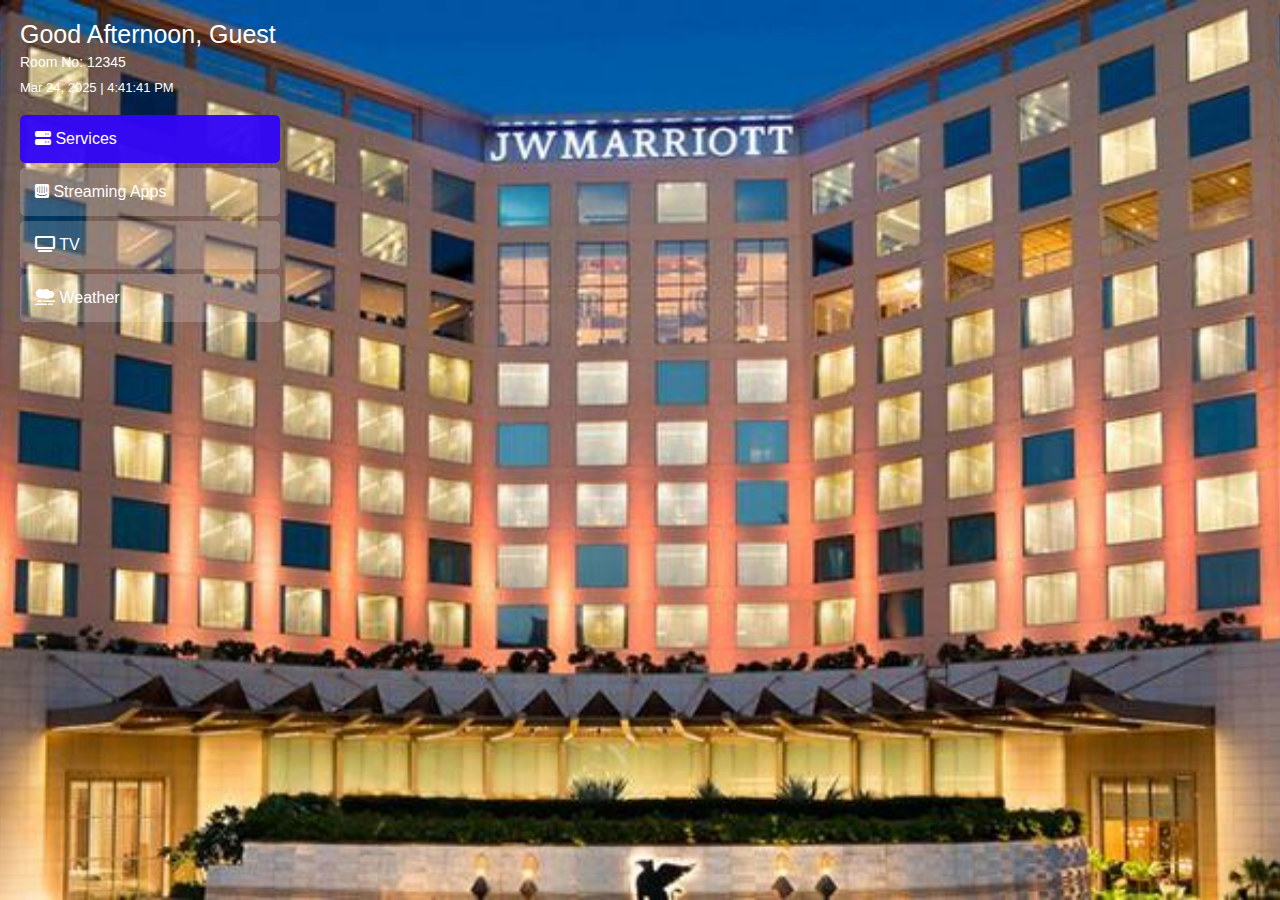
<file: index.html>
<!DOCTYPE html>
<html lang="en">
<head>
    <meta charset="UTF-8">
    <meta name="viewport" content="width=device-width, initial-scale=1.0">
    <title>Assignment</title>
    <link rel="stylesheet" href="index.css">
    <script src="index.js" defer></script> 
    <link rel="stylesheet" href="https://cdnjs.cloudflare.com/ajax/libs/font-awesome/6.7.2/css/all.min.css" integrity="sha512-Evv84Mr4kqVGRNSgIGL/F/aIDqQb7xQ2vcrdIwxfjThSH8CSR7PBEakCr51Ck+w+/U6swU2Im1vVX0SVk9ABhg==" crossorigin="anonymous" referrerpolicy="no-referrer" />
</head>
<body>
    <div class="tv-container">
        <!-- Sidebar Menu -->
        <div class="sidebar">
            <p class="greeting">Good Afternoon, Guest</p>
            <p class="room-number">Room No: 12345</p>
            <p class="time">Mar 24, 2025 | 4:41:41 PM</p>

            <ul class="menu">
                <li onclick="redirectTo('services/front.html')" class="nav-link"><i class="fa-solid fa-server"></i> Services</li>
                <li class="nav-link"><i class="fa-brands fa-intercom"></i> Streaming Apps</li>
                <li class="nav-link"><i class="fa-solid fa-tv"></i> TV</li>
                <li class="nav-link"><i class="fa-solid fa-smog"></i> Weather</li>
            </ul>
        </div>
        
        
    </div>

    <!-- Bottom Navigation Bar -->
    

</body>
</html>
</file>
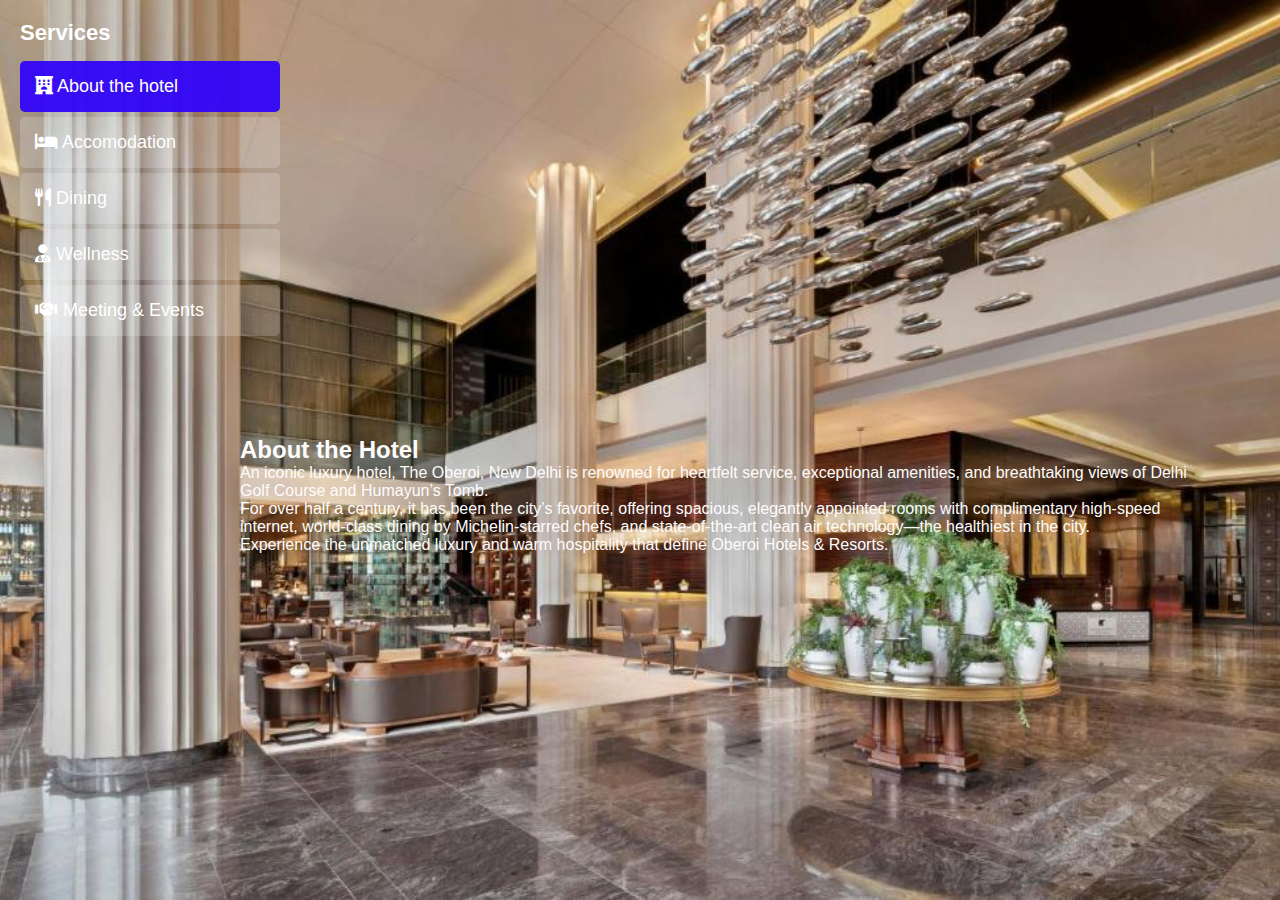
<file: services/about.html>
<!DOCTYPE html>
<html lang="en">
<head>
    <meta charset="UTF-8">
    <meta name="viewport" content="width=device-width, initial-scale=1.0">
    <title>TV Interface</title>
    <link rel="stylesheet" href="about.css">
    <script src="about.js" defer></script>
    <link rel="stylesheet" href="https://cdnjs.cloudflare.com/ajax/libs/font-awesome/6.7.2/css/all.min.css" integrity="sha512-Evv84Mr4kqVGRNSgIGL/F/aIDqQb7xQ2vcrdIwxfjThSH8CSR7PBEakCr51Ck+w+/U6swU2Im1vVX0SVk9ABhg==" crossorigin="anonymous" referrerpolicy="no-referrer" />
</head>
<body>
    <div class="tv-container">
        <!-- Sidebar Menu -->
        <div class="sidebar">
            <h2>Services</h2>
            <ul class="menu">
                <li class="nav-link"><i class="fa-solid fa-hotel"></i> About the hotel</li>
                <li class="nav-link" onclick="redirectTo('accomod.html')"><i class="fa-solid fa-bed"></i> Accomodation</li>
                <li class="nav-link"><i class="fa-solid fa-utensils"></i> Dining</li>
                <li class="nav-link"><i class="fa-solid fa-user-doctor"></i> Wellness</li>
                <li class="nav-link"><i class="fa-solid fa-handshake"></i> Meeting & Events</li>
            </ul>
        </div>
        <div class="tab-content">
            <div class="tab">
            <div class="row">
            <div class="right-column">
                <div class="info">
                    <h2 class="about">About the Hotel</h2>
                    <div class="description">
                    <p>
                        An iconic luxury hotel, The Oberoi, New Delhi is renowned for heartfelt service, exceptional amenities, 
                        and breathtaking views of Delhi Golf Course and Humayun’s Tomb.
                    </p>
                    <p>
                        For over half a century, it has been the city’s favorite, offering spacious, elegantly appointed rooms 
                        with complimentary high-speed internet, world-class dining by Michelin-starred chefs, and state-of-the-art 
                        clean air technology—the healthiest in the city.
                    </p>
                    <p>
                        Experience the unmatched luxury and warm hospitality that define Oberoi Hotels & Resorts.
                    </p>
                </div>
                </div>
            </div>
            </div>
        </div>
        </div>
        
        
    </div>

    <!-- Bottom Navigation Bar -->
    

</body>
</html>
</file>
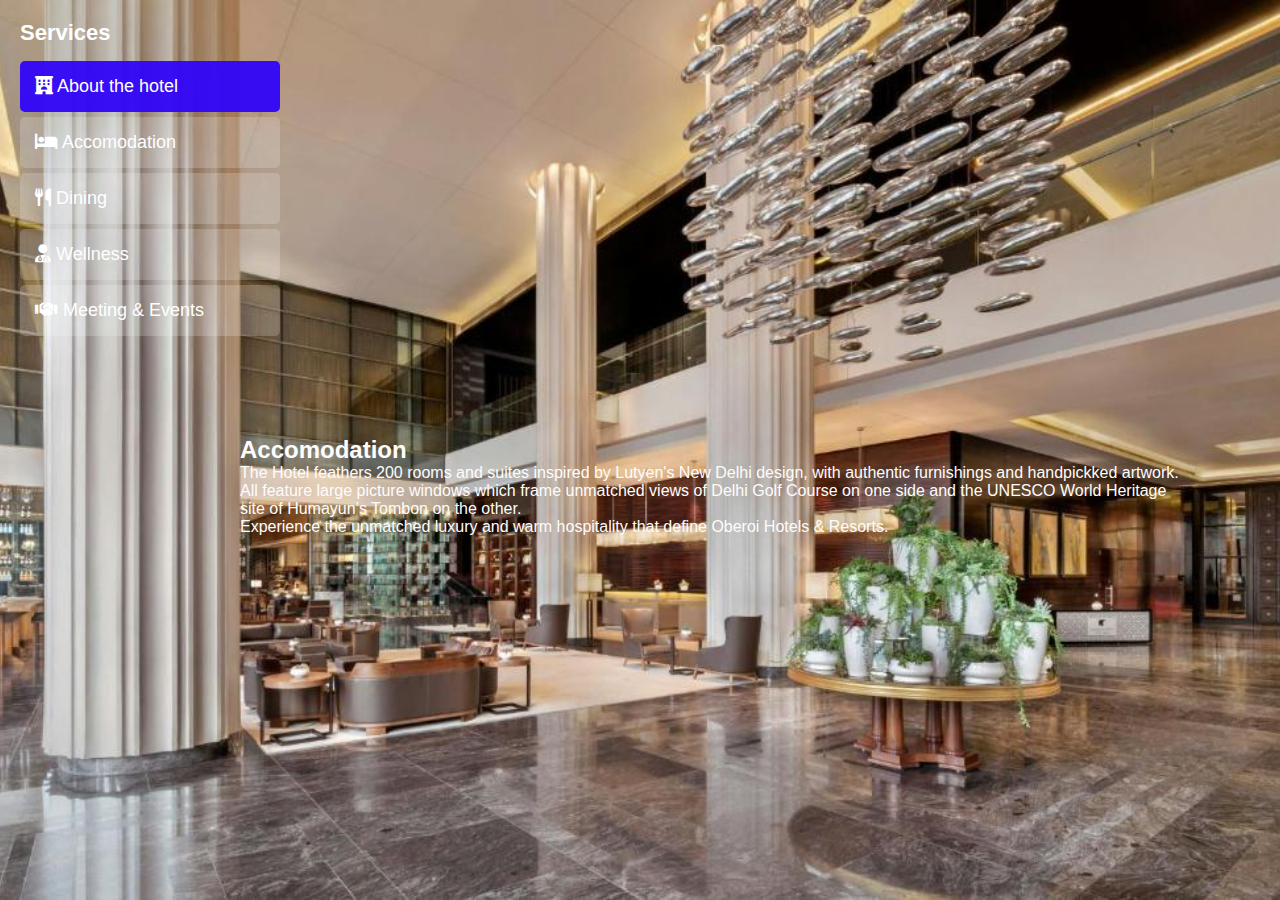
<file: services/accomod.html>
<!DOCTYPE html>
<html lang="en">
<head>
    <meta charset="UTF-8">
    <meta name="viewport" content="width=device-width, initial-scale=1.0">
    <title>TV Interface</title>
    <link rel="stylesheet" href="accomod.css">
    <script src="accomod.js" defer></script>
    <link rel="stylesheet" href="https://cdnjs.cloudflare.com/ajax/libs/font-awesome/6.7.2/css/all.min.css" integrity="sha512-Evv84Mr4kqVGRNSgIGL/F/aIDqQb7xQ2vcrdIwxfjThSH8CSR7PBEakCr51Ck+w+/U6swU2Im1vVX0SVk9ABhg==" crossorigin="anonymous" referrerpolicy="no-referrer" />
</head>
<body>
    <div class="tv-container">
        <!-- Sidebar Menu -->
        <div class="sidebar">
            <h2>Services</h2>
            <ul class="menu">
                <li class="nav-link" onclick="redirectTo('about.html')"><i class="fa-solid fa-hotel"></i> About the hotel</li>
                <li class="nav-link"><i class="fa-solid fa-bed"></i> Accomodation</li>
                <li class="nav-link"><i class="fa-solid fa-utensils"></i> Dining</li>
                <li class="nav-link"><i class="fa-solid fa-user-doctor"></i> Wellness</li>
                <li class="nav-link"><i class="fa-solid fa-handshake"></i> Meeting & Events</li>
            </ul>
        </div>
        <div class="tab-content">
            <div class="tab">
            <div class="row">
            <div class="right-column">
                <div class="info">
                    <h2 class="about">Accomodation</h2>
                    <div class="description">
                    <p>
                        The Hotel feathers 200 rooms and suites inspired by Lutyen's New Delhi design, with authentic furnishings and handpickked artwork.
                    </p>
                    <p>
                        All feature large picture windows which frame unmatched views of Delhi Golf Course on one side and the UNESCO World 
                        Heritage site of Humayun’s Tombon on the other.
                    </p>
                    <p>
                        Experience the unmatched luxury and warm hospitality that define Oberoi Hotels & Resorts.
                    </p>
                </div>
                </div>
            </div>
            </div>
        </div>
        </div>
        
        
    </div>

    <!-- Bottom Navigation Bar -->
    

</body>
</html>
</file>
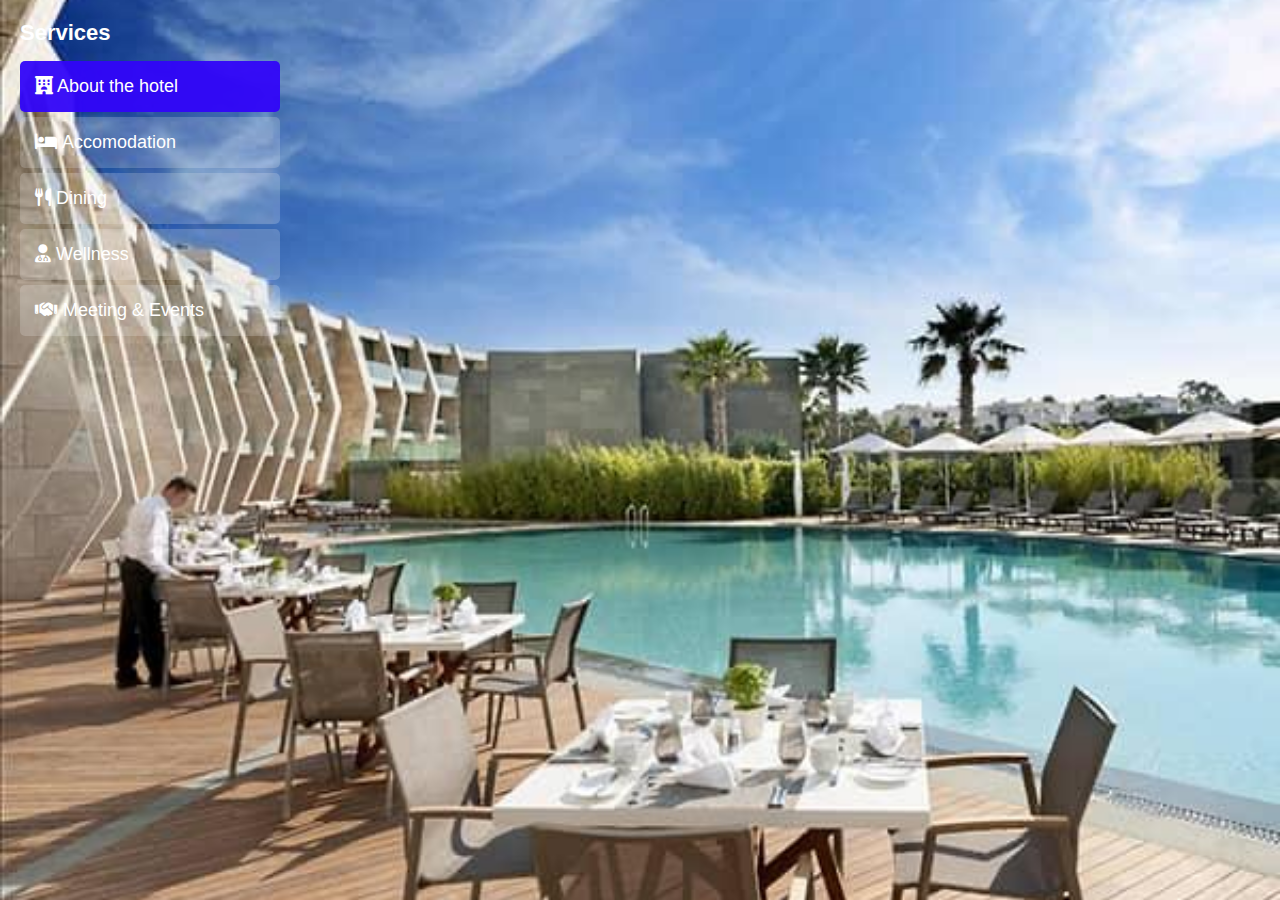
<file: services/front.html>
<!DOCTYPE html>
<html lang="en">
<head>
    <meta charset="UTF-8">
    <meta name="viewport" content="width=device-width, initial-scale=1.0">
    <title>TV Interface</title>
    <link rel="stylesheet" href="front.css">
    <script src="front.js" defer></script> 
    <link rel="stylesheet" href="https://cdnjs.cloudflare.com/ajax/libs/font-awesome/6.7.2/css/all.min.css" integrity="sha512-Evv84Mr4kqVGRNSgIGL/F/aIDqQb7xQ2vcrdIwxfjThSH8CSR7PBEakCr51Ck+w+/U6swU2Im1vVX0SVk9ABhg==" crossorigin="anonymous" referrerpolicy="no-referrer" />
</head>
<body>
    <div class="tv-container">
        <!-- Sidebar Menu -->
        <div class="sidebar">
            <h2>Services</h2>

            <ul class="menu">
                <li onclick="redirectTo('about.html')" class="nav-link"><i class="fa-solid fa-hotel"></i> About the hotel</li>
                <li class="nav-link"><i class="fa-solid fa-bed"></i> Accomodation</li>
                <li class="nav-link"><i class="fa-solid fa-utensils"></i> Dining</li>
                <li class="nav-link"><i class="fa-solid fa-user-doctor"></i> Wellness</li>
                <li class="nav-link"><i class="fa-solid fa-handshake"></i> Meeting & Events</li>
            </ul>
        </div>
        
        
    </div>

    <!-- Bottom Navigation Bar -->
    

</body>
</html>
</file>
<file: services/about.css>
* {
    margin: 0;
    padding: 0;
    box-sizing: border-box;
    font-family: Arial, sans-serif;
}

body {
    background-color: black;
    background-size: cover;
    color: white;
    display: flex;
    height: 100vh;
    align-items: center;
    justify-content: center;
}

/* Container */
.container {
    display: flex;
    width: 80%;
    max-width: 1200px;
    background: rgba(0, 0, 0, 0.7);
    border-radius: 10px;
    overflow: hidden;
}

/* Sidebar */
.sidebar {
    width: 300px;
    background: rgba(0,0,0.0.5);
    padding: 20px;
}/* Reset default styles */
* {
    margin: 0;
    padding: 0;
    box-sizing: border-box;
    font-family: Arial, sans-serif;
}

body {
    background: url(img2.jpg)no-repeat center center fixed;
    background-size: cover;
    color: white;
    display: flex;
    flex-direction: column;
    align-items: center;
    justify-content: center;
    height: 100vh;
    width: 100%;
   
}

/* Main TV UI Container */
.tv-container {
    width: 100%;
    height: 100vh;
    overflow: hidden;
    

/* Sidebar Styling */
.sidebar {
    width: 300px;
    background: rgba(0,0,0.0.5);
    padding: 20px;
}
.sidebar h2 {
    font-size: 22px;
    margin-bottom: 15px;
}


.menu {
    list-style: none;
    padding: 0;
    
}

.menu li {
    padding: 15px;
    margin: 5px 0;
    background: rgba(248, 248, 248, 0.2);
    border-radius: 5px;
    cursor: pointer;
    transition: 0.3s;
}

.menu li:hover, .menu .active {
    background: rgba(49, 5, 248, 0.952);
}

/* Main Screen */
.main-screen {
    flex: content;
    
}

.main-screen img {
    /*width: 100%;
    height: 100%;
    object-fit: cover;
    */
    background-position: center; 
    background-size: cover;
    background-repeat: no-repeat;
    height: 100vh;
    display: flex;
    align-items: center;
    justify-content: center;
}
.tab-content{
    position: relative;
    display: flex;
    justify-content: center;
    width: 100%;
}
.tab{
    max-width: 1100px;
    padding: 25px 50px 75px 100px;
}
.tab .row{
    width: 100%;
    display: flex;
    justify-content:center;
    align-items: center;
    margin: 50px;
}
.tab .info{
    color: rgb(255, 252, 252);
}
/* Bottom Navigation Bar */
}
.sidebar h2 {
    font-size: 22px;
    margin-bottom: 15px;
}

.sidebar ul {
    list-style: none;
}

.sidebar ul li {
    padding: 10px;
    font-size: 18px;
    cursor: pointer;
    background: rgba(255, 255, 255, 0.1);
    margin: 5px 0;
    border-radius: 5px;
    transition: 0.3s;
}

.sidebar ul li:hover,
.sidebar ul li.active {
    background: #007bff;
}

/* Content Section */
.content {
    width: 70%;
    padding: 30px;
}

.content h2 {
    font-size: 24px;
    margin-bottom: 15px;
}

.content p {
    font-size: 16px;
    line-height: 1.6;
}
</file>
<file: services/accomod.css>
* {
    margin: 0;
    padding: 0;
    box-sizing: border-box;
    font-family: Arial, sans-serif;
}

body {
    background: url(img2.jpg)no-repeat center center fixed;
    background-size: cover;
    color: white;
    display: flex;
    height: 100vh;
    align-items: center;
    justify-content: center;
}

/* Container */
.container {
    display: flex;
    width: 80%;
    max-width: 1200px;
    background: rgba(0, 0, 0, 0.7);
    border-radius: 10px;
    overflow: hidden;
}

/* Sidebar */
.sidebar {
    width: 300px;
    background: rgba(0,0,0.0.5);
    padding: 20px;
}/* Reset default styles */
* {
    margin: 0;
    padding: 0;
    box-sizing: border-box;
    font-family: Arial, sans-serif;
}

body {
    background: url(img2.jpg)no-repeat center center fixed;
    background-size: cover;
    color: white;
    display: flex;
    flex-direction: column;
    align-items: center;
    justify-content: center;
    height: 100vh;
    width: 100%;
   
}

/* Main TV UI Container */
.tv-container {
    width: 100%;
    height: 100vh;
    overflow: hidden;
    

/* Sidebar Styling */
.sidebar {
    width: 300px;
    background: rgba(0,0,0.0.5);
    padding: 20px;
}
.sidebar h2 {
    font-size: 22px;
    margin-bottom: 15px;
}


.menu {
    list-style: none;
    padding: 0;
    
}

.menu li {
    padding: 15px;
    margin: 5px 0;
    background: rgba(248, 248, 248, 0.2);
    border-radius: 5px;
    cursor: pointer;
    transition: 0.3s;
}

.menu li:hover, .menu .active {
    background: rgba(49, 5, 248, 0.952);
}

/* Main Screen */
.main-screen {
    flex: content;
    
}

.main-screen img {
    /*width: 100%;
    height: 100%;
    object-fit: cover;
    */
    background-position: center; 
    background-size: cover;
    background-repeat: no-repeat;
    height: 100vh;
    display: flex;
    align-items: center;
    justify-content: center;
}
.tab-content{
    position: relative;
    display: flex;
    justify-content: center;
    width: 100%;
}
.tab{
    max-width: 1100px;
    padding: 25px 50px 75px 100px;
}
.tab .row{
    width: 100%;
    display: flex;
    justify-content:center;
    align-items: center;
    margin: 50px;
}
.tab .info{
    color: rgb(255, 252, 252);
}
/* Bottom Navigation Bar */
}
.sidebar h2 {
    font-size: 22px;
    margin-bottom: 15px;
}

.sidebar ul {
    list-style: none;
}

.sidebar ul li {
    padding: 10px;
    font-size: 18px;
    cursor: pointer;
    background: rgba(255, 255, 255, 0.1);
    margin: 5px 0;
    border-radius: 5px;
    transition: 0.3s;
}

.sidebar ul li:hover,
.sidebar ul li.active {
    background: #007bff;
}

/* Content Section */
.content {
    width: 70%;
    padding: 30px;
}

.content h2 {
    font-size: 24px;
    margin-bottom: 15px;
}

.content p {
    font-size: 16px;
    line-height: 1.6;
}
</file>
<file: services/front.css>
* {
    margin: 0;
    padding: 0;
    box-sizing: border-box;
    font-family: Arial, sans-serif;
}

body {
    background: url(img1.jpeg)no-repeat center center fixed;
    background-size: cover;
    color: white;
    display: flex;
    height: 100vh;
    align-items: center;
    justify-content: center;
}

/* Container */
.container {
    display: flex;
    width: 80%;
    max-width: 1200px;
    background: rgba(0, 0, 0, 0.7);
    border-radius: 10px;
    overflow: hidden;
}

/* Sidebar */
.sidebar {
    width: 300px;
    background: rgba(0,0,0.0.5);
    padding: 20px;
}/* Reset default styles */
* {
    margin: 0;
    padding: 0;
    box-sizing: border-box;
    font-family: Arial, sans-serif;
}

body {
    background-color: black;
    color: white;
    display: flex;
    flex-direction: column;
    align-items: center;
    justify-content: center;
    height: 100vh;
    width: 100%;
   
}

/* Main TV UI Container */
.tv-container {
    width: 100%;
    height: 100vh;
    overflow: hidden;
    

/* Sidebar Styling */
.sidebar {
    width: 300px;
    background: rgba(0,0,0.0.5);
    padding: 20px;
}
.sidebar h2 {
    font-size: 22px;
    margin-bottom: 15px;
}


.menu {
    list-style: none;
    padding: 0;
    
}

.menu li {
    padding: 15px;
    margin: 5px 0;
    background: rgba(248, 248, 248, 0.2);
    border-radius: 5px;
    cursor: pointer;
    transition: 0.3s;
}

.menu li:hover, .menu .active {
    background: rgba(49, 5, 248, 0.952);
}

/* Main Screen */
.main-screen {
    flex: content;
    
}

.main-screen img {
    /*width: 100%;
    height: 100%;
    object-fit: cover;
    */
    background-position: center; 
    background-size: cover;
    background-repeat: no-repeat;
    height: 100vh;
    display: flex;
    align-items: center;
    justify-content: center;
}

/* Bottom Navigation Bar */
}
.sidebar h2 {
    font-size: 22px;
    margin-bottom: 15px;
}

.sidebar ul {
    list-style: none;
}

.sidebar ul li {
    padding: 10px;
    font-size: 18px;
    cursor: pointer;
    background: rgba(255, 255, 255, 0.1);
    margin: 5px 0;
    border-radius: 5px;
    transition: 0.3s;
}

.sidebar ul li:hover,
.sidebar ul li.active {
    background: #007bff;
}

/* Content Section */
.content {
    width: 70%;
    padding: 30px;
}

.content h2 {
    font-size: 24px;
    margin-bottom: 15px;
}

.content p {
    font-size: 16px;
    line-height: 1.6;
}
</file>
<file: index.css>
/* Reset default styles */
* {
    margin: 0;
    padding: 0;
    box-sizing: border-box;
    font-family: Arial, sans-serif;
}

body {
    background: url(image/bg.jpg)no-repeat center center fixed;
    background-size: cover;
    background-color: black;
    color: white;
    display: flex;
    flex-direction: column;
    align-items: center;
    justify-content: center;
    height: 100vh;
    width: 100%;
   
}

/* Main TV UI Container */
.tv-container {
    width: 100%;
    height: 100vh;
    overflow: hidden;
    

/* Sidebar Styling */
.sidebar {
    width: 300px;
    background: rgba(0,0,0.0.5);
    padding: 20px;
}

.greeting {
    font-size: 25px;
    margin-bottom: 5px;
}

.room-number {
    font-size: 14px;
    margin-bottom: 10px;
}

.time {
    font-size: 13px;
    margin-bottom: 20px;
}

.menu {
    list-style: none;
    padding: 0;
    
}

.menu li {
    padding: 15px;
    margin: 5px 0;
    background: rgba(248, 248, 248, 0.2);
    border-radius: 5px;
    cursor: pointer;
    transition: 0.3s;
}

.menu li:hover, .menu .active {
    background: rgba(49, 5, 248, 0.952);
}

/* Main Screen */
.main-screen {
    flex: content;
    
}

.main-screen img {
    /*width: 100%;
    height: 100%;
    object-fit: cover;
    */
    background-position: center; 
    background-size: cover;
    background-repeat: no-repeat;
    height: 100vh;
    display: flex;
    align-items: center;
    justify-content: center;
}

/* Bottom Navigation Bar */
}
</file>
